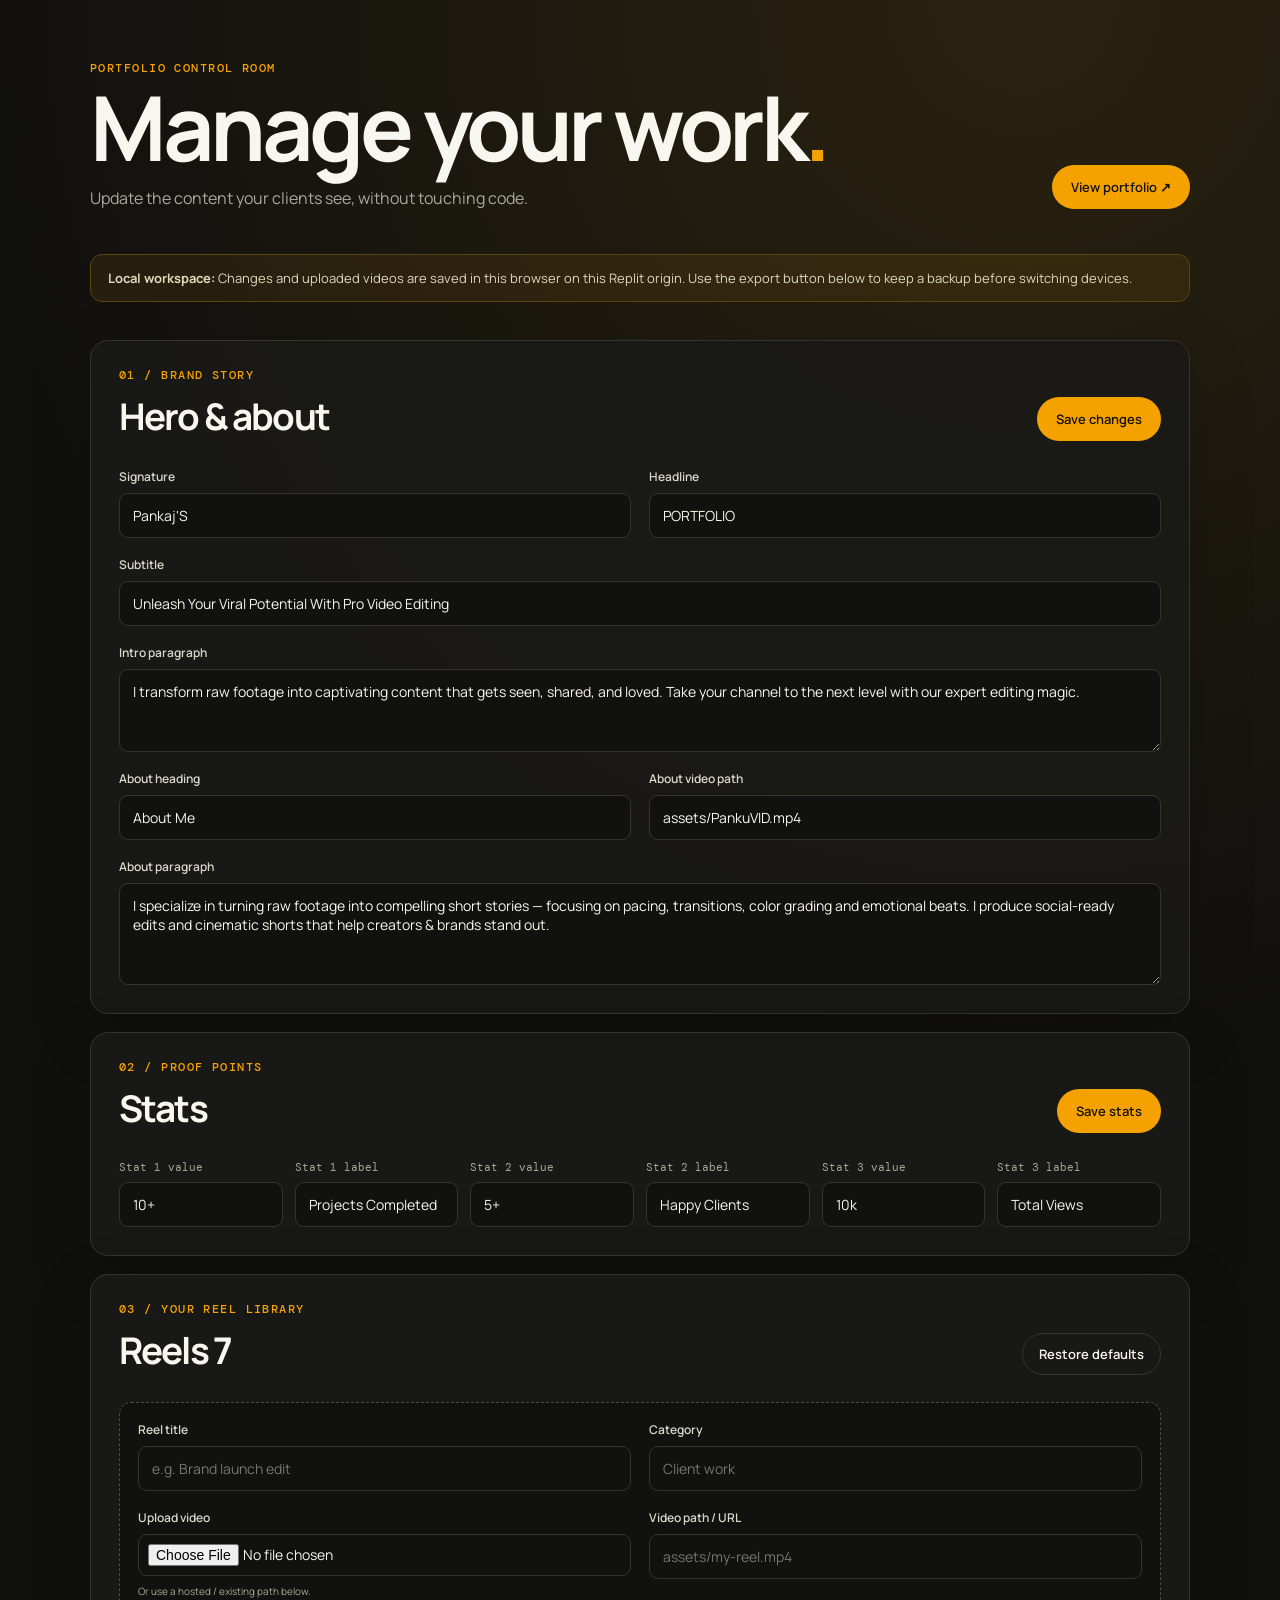
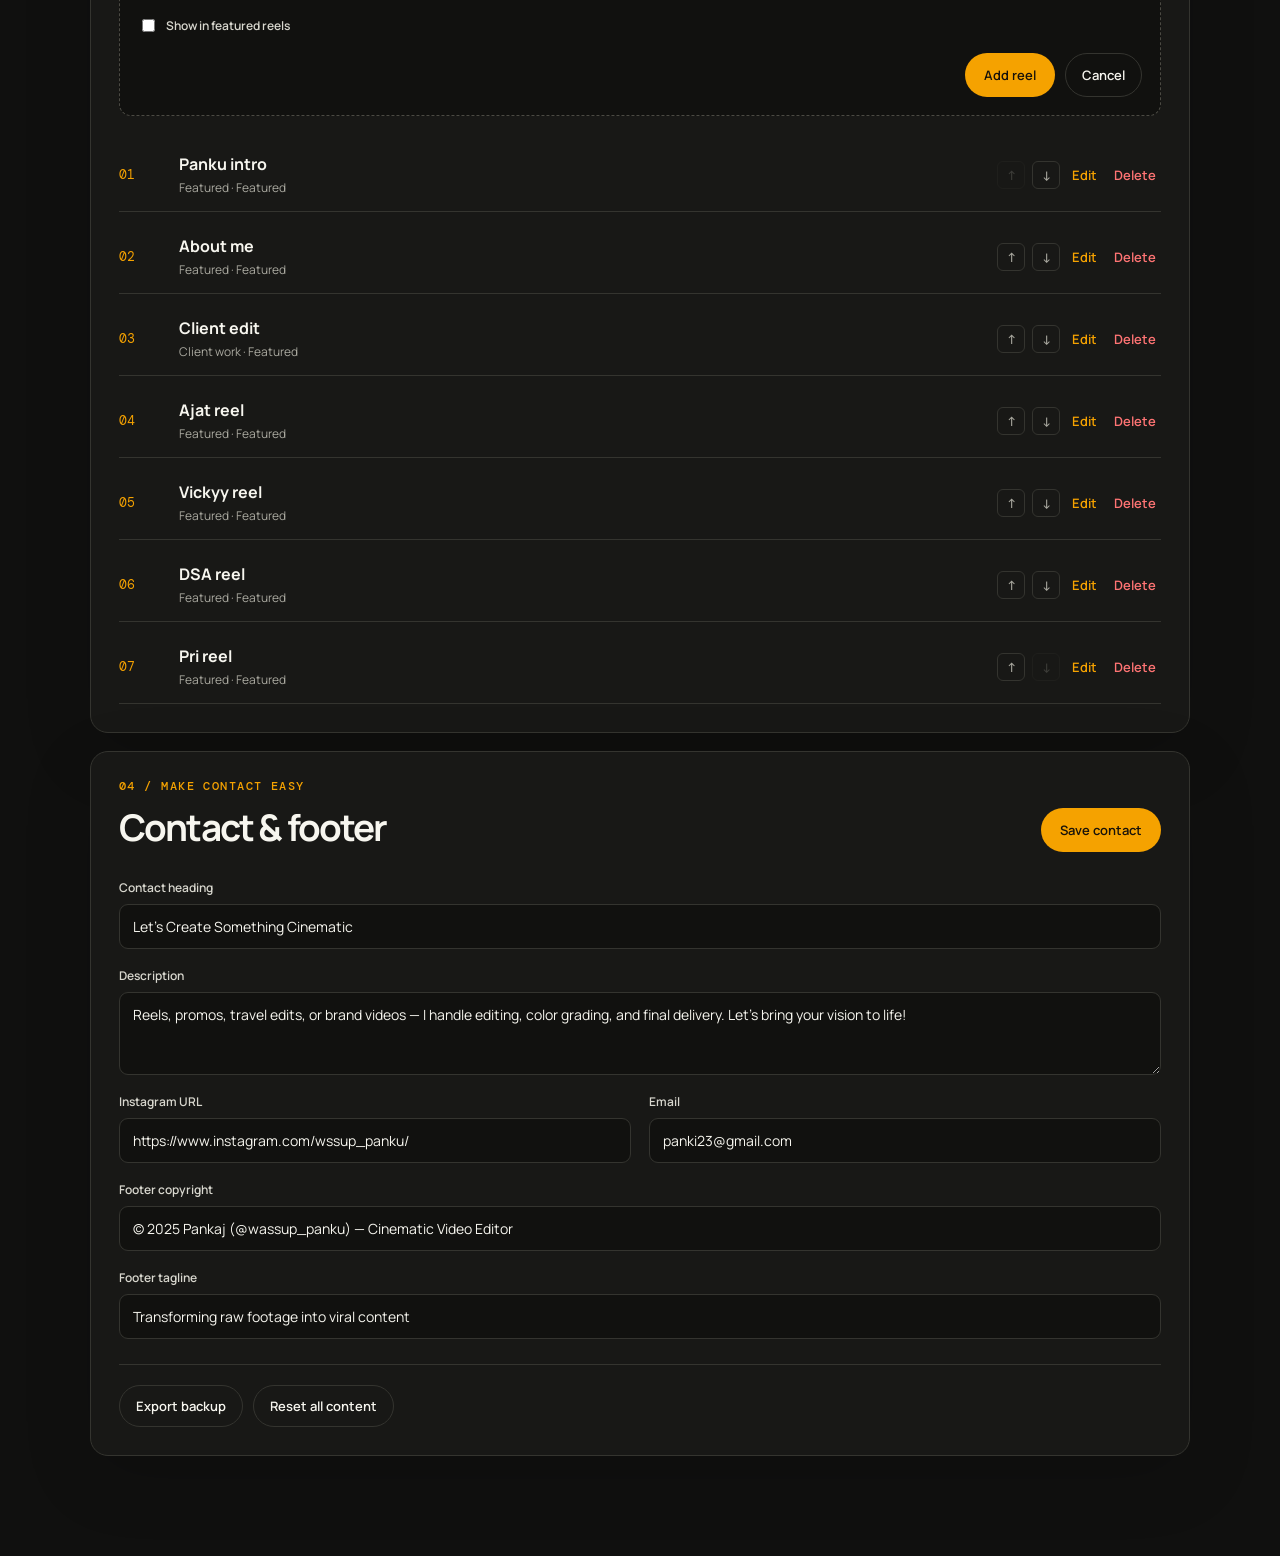
<file: admin.html>
<!doctype html>
<html lang="en">
<head>
  <meta charset="utf-8">
  <meta name="viewport" content="width=device-width, initial-scale=1">
  <title>Portfolio Admin — Pankaj</title>
  <link rel="stylesheet" href="admin.css">
</head>
<body>
  <main class="admin-shell">
    <header class="admin-header">
      <div>
        <p class="eyebrow">Portfolio control room</p>
        <h1>Manage your work<span>.</span></h1>
        <p class="header-copy">Update the content your clients see, without touching code.</p>
      </div>
      <a class="view-site" href="index.html" target="_blank">View portfolio ↗</a>
    </header>

    <div class="storage-note"><strong>Local workspace:</strong> Changes and uploaded videos are saved in this browser on this Replit origin. Use the export button below to keep a backup before switching devices.</div>

    <div id="notice" class="notice" role="status"></div>

    <section class="admin-card">
      <div class="section-heading"><div><p class="eyebrow">01 / Brand story</p><h2>Hero & about</h2></div><button class="save-button" data-save="brand">Save changes</button></div>
      <form id="brand-form" class="form-grid">
        <label>Signature <input name="heroName" required></label>
        <label>Headline <input name="heroTitle" required></label>
        <label class="wide">Subtitle <input name="heroSubtitle" required></label>
        <label class="wide">Intro paragraph <textarea name="heroDescription" rows="3" required></textarea></label>
        <label>About heading <input name="aboutHeading" required></label>
        <label>About video path <input name="aboutVideo" placeholder="assets/PankuVID.mp4"></label>
        <label class="wide">About paragraph <textarea name="aboutDescription" rows="4" required></textarea></label>
      </form>
    </section>

    <section class="admin-card">
      <div class="section-heading"><div><p class="eyebrow">02 / Proof points</p><h2>Stats</h2></div><button class="save-button" data-save="stats">Save stats</button></div>
      <form id="stats-form" class="stats-form"></form>
    </section>

    <section class="admin-card">
      <div class="section-heading"><div><p class="eyebrow">03 / Your reel library</p><h2>Reels <span id="reel-count"></span></h2></div><button class="secondary-button" id="reset-reels" type="button">Restore defaults</button></div>
      <form id="reel-form" class="reel-form">
        <input type="hidden" name="id">
        <label>Reel title <input name="title" required placeholder="e.g. Brand launch edit"></label>
        <label>Category <input name="category" required placeholder="Client work"></label>
        <label class="file-field">Upload video <input type="file" name="file" accept="video/*"><small>Or use a hosted / existing path below.</small></label>
        <label>Video path / URL <input name="src" required placeholder="assets/my-reel.mp4"></label>
        <label class="checkbox-label"><input type="checkbox" name="featured"> Show in featured reels</label>
        <div class="form-actions"><button class="save-button" id="reel-submit">Add reel</button><button class="ghost-button" id="reel-cancel" type="button">Cancel</button></div>
      </form>
      <div id="reel-list" class="reel-list"></div>
    </section>

    <section class="admin-card">
      <div class="section-heading"><div><p class="eyebrow">04 / Make contact easy</p><h2>Contact & footer</h2></div><button class="save-button" data-save="contact">Save contact</button></div>
      <form id="contact-form" class="form-grid">
        <label class="wide">Contact heading <input name="heading" required></label>
        <label class="wide">Description <textarea name="description" rows="3" required></textarea></label>
        <label>Instagram URL <input name="instagram" type="url"></label>
        <label>Email <input name="email" type="email" required></label>
        <label class="wide">Footer copyright <input name="footer"></label>
        <label class="wide">Footer tagline <input name="tagline"></label>
      </form>
      <div class="backup-actions"><button class="secondary-button" id="export-content">Export backup</button><button class="ghost-button" id="reset-content">Reset all content</button></div>
    </section>
  </main>
  <script src="portfolio-data.js"></script>
  <script src="admin.js"></script>
</body>
</html>
</file>
<file: admin.css>
@import url('https://fonts.googleapis.com/css2?family=DM+Mono:wght@400;500&family=Manrope:wght@400;500;600;700;800&display=swap');
:root { --bg:#10100f; --card:#191917; --line:#34342f; --text:#f7f6ef; --muted:#a9a89f; --accent:#f5a200; --accent-soft:#3c2d0d; --danger:#ff7474; }
* { box-sizing:border-box; } body { margin:0; color:var(--text); background:radial-gradient(circle at 80% 0%,#2a220f 0,transparent 32%),var(--bg); font-family:Manrope,sans-serif; }
.admin-shell { width:min(1100px,calc(100% - 40px)); margin:0 auto; padding:62px 0 100px; }
.admin-header { display:flex; justify-content:space-between; gap:30px; align-items:flex-end; padding-bottom:45px; }
.eyebrow { margin:0 0 10px; color:var(--accent); font:500 12px/1 DM Mono,monospace; letter-spacing:.12em; text-transform:uppercase; }
h1,h2 { margin:0; letter-spacing:-.05em; } h1 { font-size:clamp(2.8rem,7vw,5.8rem); line-height:.95; } h1 span { color:var(--accent); } h2 { font-size:clamp(1.6rem,3vw,2.3rem); } .header-copy { color:var(--muted); margin:18px 0 0; }
.view-site,.save-button,.secondary-button,.ghost-button,.text-button,.icon-button { font:600 13px Manrope,sans-serif; cursor:pointer; transition:.2s; }
.view-site,.save-button { border:0; border-radius:999px; background:var(--accent); color:#17120a; padding:13px 19px; text-decoration:none; white-space:nowrap; } .view-site:hover,.save-button:hover { background:#ffd36a; transform:translateY(-2px); }
.storage-note { border:1px solid #5b4516; background:rgba(245,162,0,.08); color:#ded7bf; padding:14px 17px; border-radius:12px; font-size:13px; margin-bottom:20px; }
.notice { height:0; overflow:hidden; opacity:0; transition:.25s; padding:0 15px; border-radius:10px; font-size:13px; } .notice.visible { height:auto; opacity:1; padding:13px 15px; margin-bottom:20px; background:#153c2d; color:#a8f2c4; } .notice.error { background:#472121; color:#ffb7b7; }
.admin-card { background:rgba(25,25,23,.92); border:1px solid var(--line); border-radius:18px; padding:28px; margin-top:18px; box-shadow:0 20px 70px rgba(0,0,0,.14); }
.section-heading { display:flex; justify-content:space-between; align-items:flex-end; gap:20px; margin-bottom:27px; } .secondary-button,.ghost-button { border:1px solid var(--line); border-radius:999px; background:transparent; color:var(--text); padding:11px 16px; } .secondary-button:hover,.ghost-button:hover { border-color:var(--accent); color:var(--accent); }
.form-grid { display:grid; grid-template-columns:1fr 1fr; gap:18px; } label { display:flex; flex-direction:column; gap:8px; color:#d8d7ce; font-size:12px; font-weight:600; } .wide { grid-column:1/-1; }
input,textarea { width:100%; resize:vertical; border:1px solid var(--line); border-radius:9px; background:#11110f; color:var(--text); padding:12px 13px; font:14px Manrope,sans-serif; outline:none; } input:focus,textarea:focus { border-color:var(--accent); box-shadow:0 0 0 3px rgba(245,162,0,.1); }
.stats-form { display:grid; grid-template-columns:1fr 1fr 1fr 1fr 1fr 1fr; gap:12px; } .stats-form label:nth-child(2n) { grid-column:span 1; } .stats-form span { color:var(--muted); font:11px DM Mono,monospace; }
.reel-form { display:grid; grid-template-columns:1fr 1fr; gap:18px; padding:18px; border-radius:12px; background:#11110f; border:1px dashed #4b4a43; } .file-field input { padding:9px; } small { color:var(--muted); font-weight:400; } .checkbox-label { flex-direction:row; align-items:center; grid-column:1/-1; } .checkbox-label input { width:auto; accent-color:var(--accent); } .form-actions { display:flex; gap:10px; justify-content:flex-end; grid-column:1/-1; }
.reel-list { display:flex; flex-direction:column; gap:8px; margin-top:22px; } .reel-row { display:grid; grid-template-columns:45px 1fr auto; gap:15px; align-items:center; padding:15px 0; border-bottom:1px solid var(--line); } .reel-order { color:var(--accent); font:13px DM Mono,monospace; } .reel-info { display:flex; flex-direction:column; gap:4px; } .reel-info span { color:var(--muted); font-size:12px; } .row-actions { display:flex; align-items:center; gap:7px; } .icon-button { width:28px; height:28px; padding:0; color:var(--muted); background:transparent; border:1px solid var(--line); border-radius:6px; } .icon-button:disabled { opacity:.25; cursor:not-allowed; } .text-button { border:0; color:var(--accent); background:none; padding:5px; } .text-button.danger { color:var(--danger); } .empty-state { color:var(--muted); font-size:14px; }
.backup-actions { display:flex; gap:10px; margin-top:25px; padding-top:20px; border-top:1px solid var(--line); }
@media (max-width:700px) { .admin-shell { width:min(100% - 26px,560px); padding-top:35px; } .admin-header,.section-heading { align-items:flex-start; flex-direction:column; } .admin-card { padding:20px 16px; } .form-grid,.reel-form { grid-template-columns:1fr; } .wide,.checkbox-label,.form-actions { grid-column:auto; } .stats-form { grid-template-columns:1fr 1fr; } .reel-row { grid-template-columns:30px 1fr; } .row-actions { grid-column:2; justify-content:flex-start; flex-wrap:wrap; } .backup-actions { flex-wrap:wrap; } }
</file>
